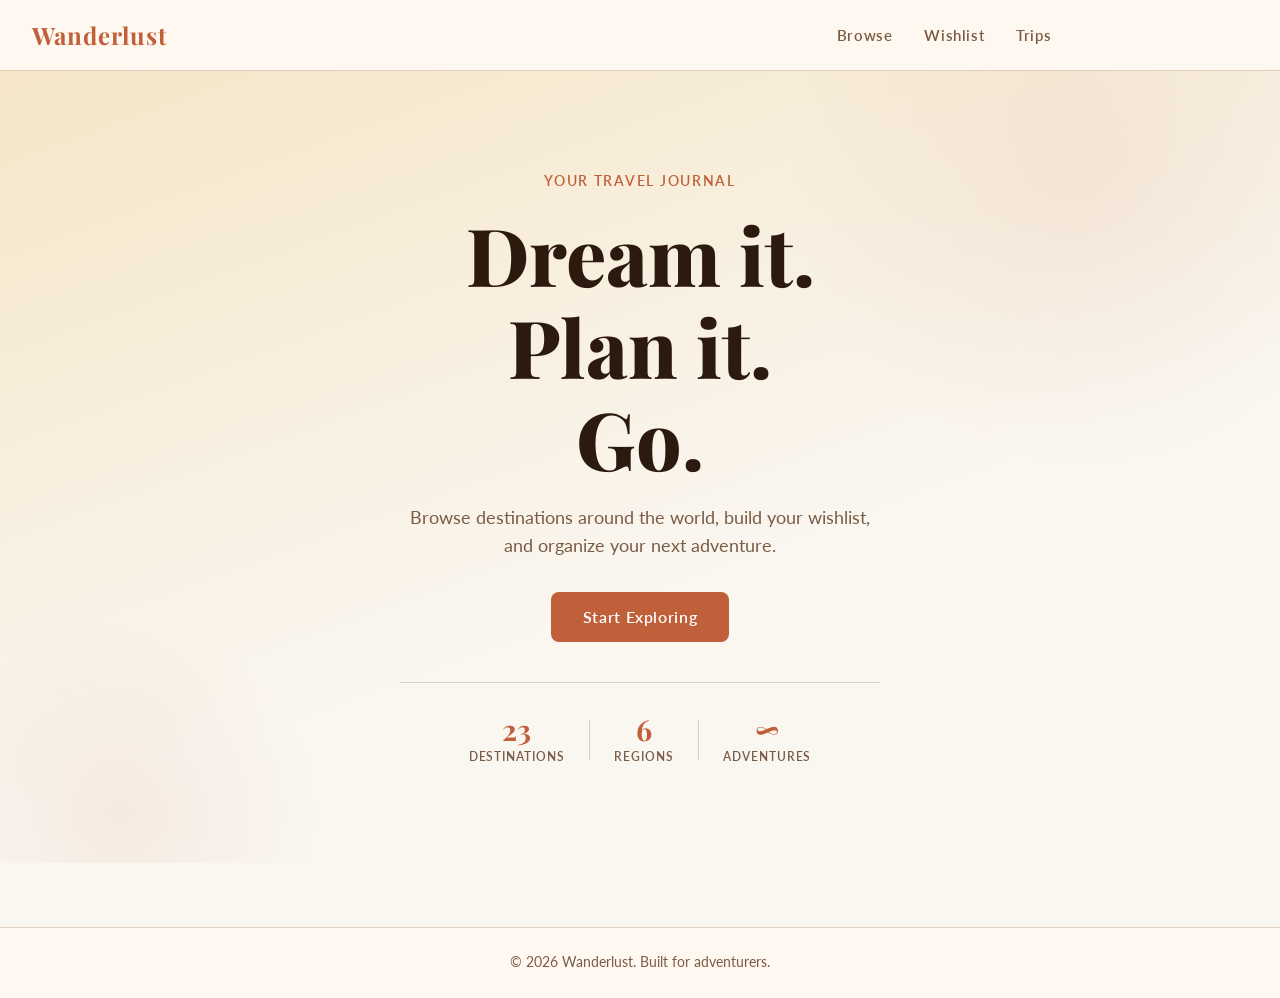
<file: index.html>
<!DOCTYPE html>
<html lang="en">
<head>
  <meta charset="UTF-8" />
  <meta name="viewport" content="width=device-width, initial-scale=1.0" />
  <title>Wanderlust</title>
  <link rel="preconnect" href="https://fonts.googleapis.com" />
  <link rel="preconnect" href="https://fonts.gstatic.com" crossorigin />
  <link href="https://fonts.googleapis.com/css2?family=Playfair+Display:wght@600;700;800&family=Lato:wght@400;600&display=swap" rel="stylesheet" />
  <link rel="stylesheet" href="css/styles.css" />
</head>
<body>

  <nav class="navbar">
    <a href="index.html" class="nav-logo">Wanderlust</a>
    <ul class="nav-links">
      <li><a href="pages/browse.html">Browse</a></li>
      <li><a href="pages/wishlist.html">Wishlist</a></li>
      <li><a href="pages/trips.html">Trips</a></li>
    </ul>
    <button class="nav-toggle" aria-label="Toggle menu">&#9776;</button>
  </nav>

  <main>
  <section class="hero">
    <div class="hero-decoration" aria-hidden="true"></div>
    <div class="hero-content">
      <p class="hero-eyebrow">Your travel journal</p>
      <h1>Dream it.<br />Plan it.<br />Go.</h1>
      <p class="hero-sub">Browse destinations around the world, build your wishlist, and organize your next adventure.</p>
      <a href="pages/browse.html" class="btn-primary">Start Exploring</a>
      <div class="hero-stats" aria-label="Site statistics">
        <div class="hero-stat">
          <span class="hero-stat-num" id="stat-dest">24</span>
          <span class="hero-stat-label">Destinations</span>
        </div>
        <span class="hero-stat-divider" aria-hidden="true"></span>
        <div class="hero-stat">
          <span class="hero-stat-num" id="stat-regions">6</span>
          <span class="hero-stat-label">Regions</span>
        </div>
        <span class="hero-stat-divider" aria-hidden="true"></span>
        <div class="hero-stat" aria-label="Unlimited adventures">
          <span class="hero-stat-num" aria-hidden="true">&#8734;</span>
          <span class="hero-stat-label">Adventures</span>
        </div>
      </div>
    </div>
  </section>
  </main>

  <footer class="footer">
    <p>&copy; 2026 Wanderlust. Built for adventurers.</p>
  </footer>

  <script src="js/app.js"></script>
  <script type="module">
    import { getAllDestinations, REGIONS } from './js/api.js';
    const destEl    = document.getElementById('stat-dest');
    const regionsEl = document.getElementById('stat-regions');
    if (destEl)    destEl.textContent    = getAllDestinations().length;
    if (regionsEl) regionsEl.textContent = REGIONS.length;
  </script>
</body>
</html>
</file>
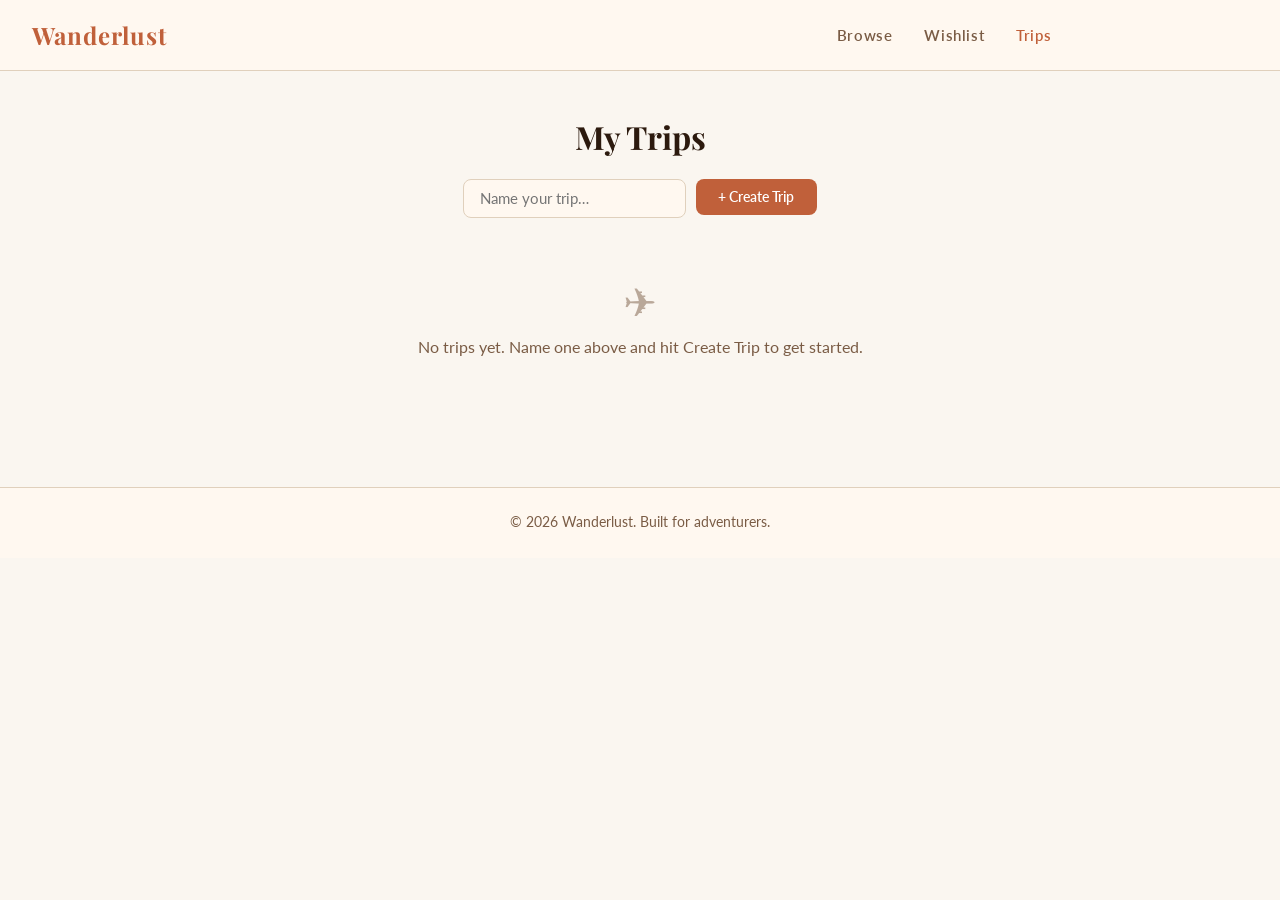
<file: pages/trips.html>
<!DOCTYPE html>
<html lang="en">
<head>
  <meta charset="UTF-8" />
  <meta name="viewport" content="width=device-width, initial-scale=1.0" />
  <title>Trips — Wanderlust</title>
  <link rel="preconnect" href="https://fonts.googleapis.com" />
  <link rel="preconnect" href="https://fonts.gstatic.com" crossorigin />
  <link href="https://fonts.googleapis.com/css2?family=Playfair+Display:wght@600;700;800&family=Lato:wght@400;600&display=swap" rel="stylesheet" />
  <link rel="stylesheet" href="../css/styles.css" />
</head>
<body>

  <nav class="navbar">
    <a href="../index.html" class="nav-logo">Wanderlust</a>
    <ul class="nav-links">
      <li><a href="browse.html">Browse</a></li>
      <li><a href="wishlist.html">Wishlist</a></li>
      <li><a href="trips.html">Trips</a></li>
    </ul>
    <button class="nav-toggle" aria-label="Toggle menu">&#9776;</button>
  </nav>

  <header class="page-header">
    <h1>My Trips</h1>
    <div class="trip-create-form">
      <div class="trip-create-field">
        <input id="trip-name-input" type="text" placeholder="Name your trip…" maxlength="60" aria-label="Trip name" aria-describedby="trip-name-error" />
        <p id="trip-name-error" class="trip-name-error" hidden>Please enter a trip name.</p>
      </div>
      <button id="btn-create-trip">+ Create Trip</button>
    </div>
  </header>

  <main>
    <div id="trips-container">
      <p class="empty-state">Loading…</p>
    </div>
  </main>

  <footer class="footer">
    <p>&copy; 2026 Wanderlust. Built for adventurers.</p>
  </footer>

  <script src="../js/app.js"></script>
  <script type="module">
    import { getTrips, createTrip, deleteTrip, removeDestinationFromTrip, addToWishlist, removeFromWishlist, getWishlistedIds, getNote } from '../js/storage.js';
    import { getDestinationById, REGIONS } from '../js/api.js';
    import { renderDestinations } from '../js/cards.js';

    const container  = document.getElementById('trips-container');
    const nameInput  = document.getElementById('trip-name-input');
    const createBtn  = document.getElementById('btn-create-trip');
    const nameError  = document.getElementById('trip-name-error');

    function showNameError() {
      nameError.hidden = false;
      nameInput.setAttribute('aria-invalid', 'true');
      nameInput.focus();
    }

    function clearNameError() {
      nameError.hidden = true;
      nameInput.removeAttribute('aria-invalid');
    }

    nameInput.addEventListener('input', () => {
      if (nameInput.value.trim()) clearNameError();
    });

    function renderByRegion(destinations, el, tripId, savedIds) {
      el.innerHTML = '';

      // Group by region, preserving REGIONS order
      const groups = new Map();
      REGIONS.forEach(r => groups.set(r, []));
      destinations.forEach(d => {
        if (groups.has(d.region)) groups.get(d.region).push(d);
        else groups.set(d.region, [d]);
      });

      const filledGroups = [...groups.entries()].filter(([, dests]) => dests.length > 0);
      const multiRegion  = filledGroups.length > 1;

      filledGroups.forEach(([region, dests]) => {
        const group = document.createElement('div');
        group.className = 'trip-region-group';

        if (multiRegion) {
          const label = document.createElement('p');
          label.className = 'trip-region-label';
          label.textContent = region;
          group.appendChild(label);
        }

        const subGrid = document.createElement('div');
        subGrid.className = 'destination-grid trip-sub-grid';
        renderDestinations(dests, subGrid, {
          isSaved: (id) => savedIds.has(id),
          note: getNote,
          onWishlistToggle: (destination, saved) => {
            if (saved) addToWishlist(destination);
            else removeFromWishlist(destination.id);
          },
          onRemoveFromTrip: (destination) => {
            removeDestinationFromTrip(tripId, destination.id);
            render();
          },
        });
        group.appendChild(subGrid);
        el.appendChild(group);
      });
    }

    function render() {
      const trips = getTrips();
      container.innerHTML = '';

      if (!trips.length) {
        container.innerHTML = '<p class="empty-state">No trips yet. Name one above and hit Create Trip to get started.</p>';
        return;
      }

      const savedIds = getWishlistedIds();

      trips.forEach(trip => {
        const section = document.createElement('section');
        section.className = 'trip-section';
        section.dataset.id = trip.id;

        const header = document.createElement('div');
        header.className = 'trip-section-header';
        header.innerHTML = `
          <h2 class="trip-section-title">${trip.name}</h2>
          <button class="btn-delete-trip" data-trip-id="${trip.id}" aria-label="Delete trip">Delete trip</button>
        `;

        const grid = document.createElement('div');
        grid.className = 'trip-destinations';

        const destinations = trip.destinationIds
          .map(id => getDestinationById(id))
          .filter(Boolean);

        if (!destinations.length) {
          grid.innerHTML = '<p class="empty-state">No destinations in this trip yet. Browse and add some!</p>';
        } else {
          renderByRegion(destinations, grid, trip.id, savedIds);
        }

        section.appendChild(header);
        section.appendChild(grid);
        container.appendChild(section);
      });
    }

    createBtn.addEventListener('click', () => {
      const name = nameInput.value.trim();
      if (!name) {
        showNameError();
        return;
      }
      clearNameError();
      createTrip(name);
      nameInput.value = '';
      render();
    });

    nameInput.addEventListener('keydown', (e) => {
      if (e.key === 'Enter') createBtn.click();
    });

    container.addEventListener('click', (e) => {
      const btn = e.target.closest('.btn-delete-trip');
      if (!btn) return;
      const tripId = btn.dataset.tripId;
      const trip = getTrips().find(t => t.id === tripId);
      if (!trip) return;
      if (confirm(`Delete "${trip.name}"? This cannot be undone.`)) {
        deleteTrip(tripId);
        render();
      }
    });

    render();
  </script>
</body>
</html>
</file>
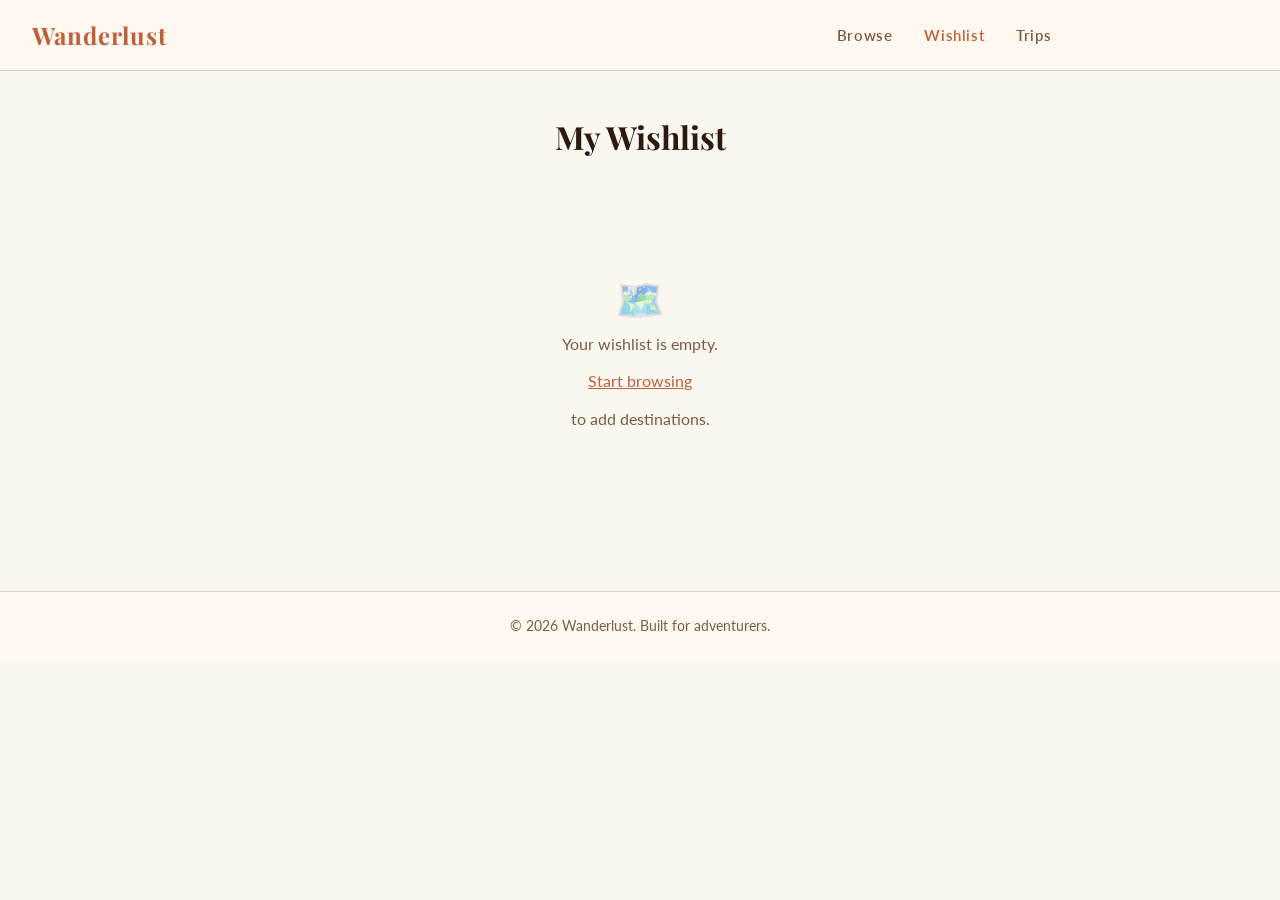
<file: pages/wishlist.html>
<!DOCTYPE html>
<html lang="en">
<head>
  <meta charset="UTF-8" />
  <meta name="viewport" content="width=device-width, initial-scale=1.0" />
  <title>Wishlist — Wanderlust</title>
  <link rel="preconnect" href="https://fonts.googleapis.com" />
  <link rel="preconnect" href="https://fonts.gstatic.com" crossorigin />
  <link href="https://fonts.googleapis.com/css2?family=Playfair+Display:wght@600;700;800&family=Lato:wght@400;600&display=swap" rel="stylesheet" />
  <link rel="stylesheet" href="../css/styles.css" />
</head>
<body>

  <nav class="navbar">
    <a href="../index.html" class="nav-logo">Wanderlust</a>
    <ul class="nav-links">
      <li><a href="browse.html">Browse</a></li>
      <li><a href="wishlist.html">Wishlist</a></li>
      <li><a href="trips.html">Trips</a></li>
    </ul>
    <button class="nav-toggle" aria-label="Toggle menu">&#9776;</button>
  </nav>

  <header class="page-header">
    <h1>My Wishlist</h1>
    <div id="region-filters" class="region-filters"></div>
  </header>

  <main>
    <div id="destination-grid" class="destination-grid">
      <p class="empty-state">Loading...</p>
    </div>
  </main>

  <footer class="footer">
    <p>&copy; 2026 Wanderlust. Built for adventurers.</p>
  </footer>

  <script src="../js/app.js"></script>
  <script type="module">
    import { getWishlist, removeFromWishlist, getWishlistedIds, getNote } from '../js/storage.js';
    import { renderDestinations } from '../js/cards.js';
    import { REGIONS } from '../js/api.js';

    const grid          = document.getElementById('destination-grid');
    const regionFilters = document.getElementById('region-filters');

    let activeRegion = null;

    function buildRegionFilters(wishlist) {
      const presentRegions = REGIONS.filter(r => wishlist.some(d => d.region === r));
      regionFilters.innerHTML = '';

      if (presentRegions.length < 2) return;

      const allBtn = document.createElement('button');
      allBtn.textContent = 'All';
      allBtn.className = `region-btn ${activeRegion === null ? 'active' : ''}`;
      allBtn.addEventListener('click', () => { activeRegion = null; render(); });
      regionFilters.appendChild(allBtn);

      presentRegions.forEach(region => {
        const btn = document.createElement('button');
        btn.textContent = region;
        btn.className = `region-btn ${activeRegion === region ? 'active' : ''}`;
        btn.addEventListener('click', () => { activeRegion = region; render(); });
        regionFilters.appendChild(btn);
      });
    }

    function render() {
      const wishlist = getWishlist();

      if (!wishlist.length) {
        regionFilters.innerHTML = '';
        activeRegion = null;
        grid.innerHTML = '<p class="empty-state">Your wishlist is empty. <a href="browse.html">Start browsing</a> to add destinations.</p>';
        return;
      }

      // If the active region no longer has any items (e.g. last one was removed), reset
      if (activeRegion && !wishlist.some(d => d.region === activeRegion)) {
        activeRegion = null;
      }

      buildRegionFilters(wishlist);

      const filtered = activeRegion
        ? wishlist.filter(d => d.region === activeRegion)
        : wishlist;

      if (!filtered.length) {
        grid.innerHTML = '<p class="empty-state">No destinations from this region in your wishlist.</p>';
        return;
      }

      const savedIds = getWishlistedIds();
      renderDestinations(filtered, grid, {
        isSaved: (id) => savedIds.has(id),
        note: getNote,
        onWishlistToggle: (destination, saved) => {
          if (!saved) {
            removeFromWishlist(destination.id);
            render();
          }
        },
      });
    }

    render();
  </script>
</body>
</html>
</file>
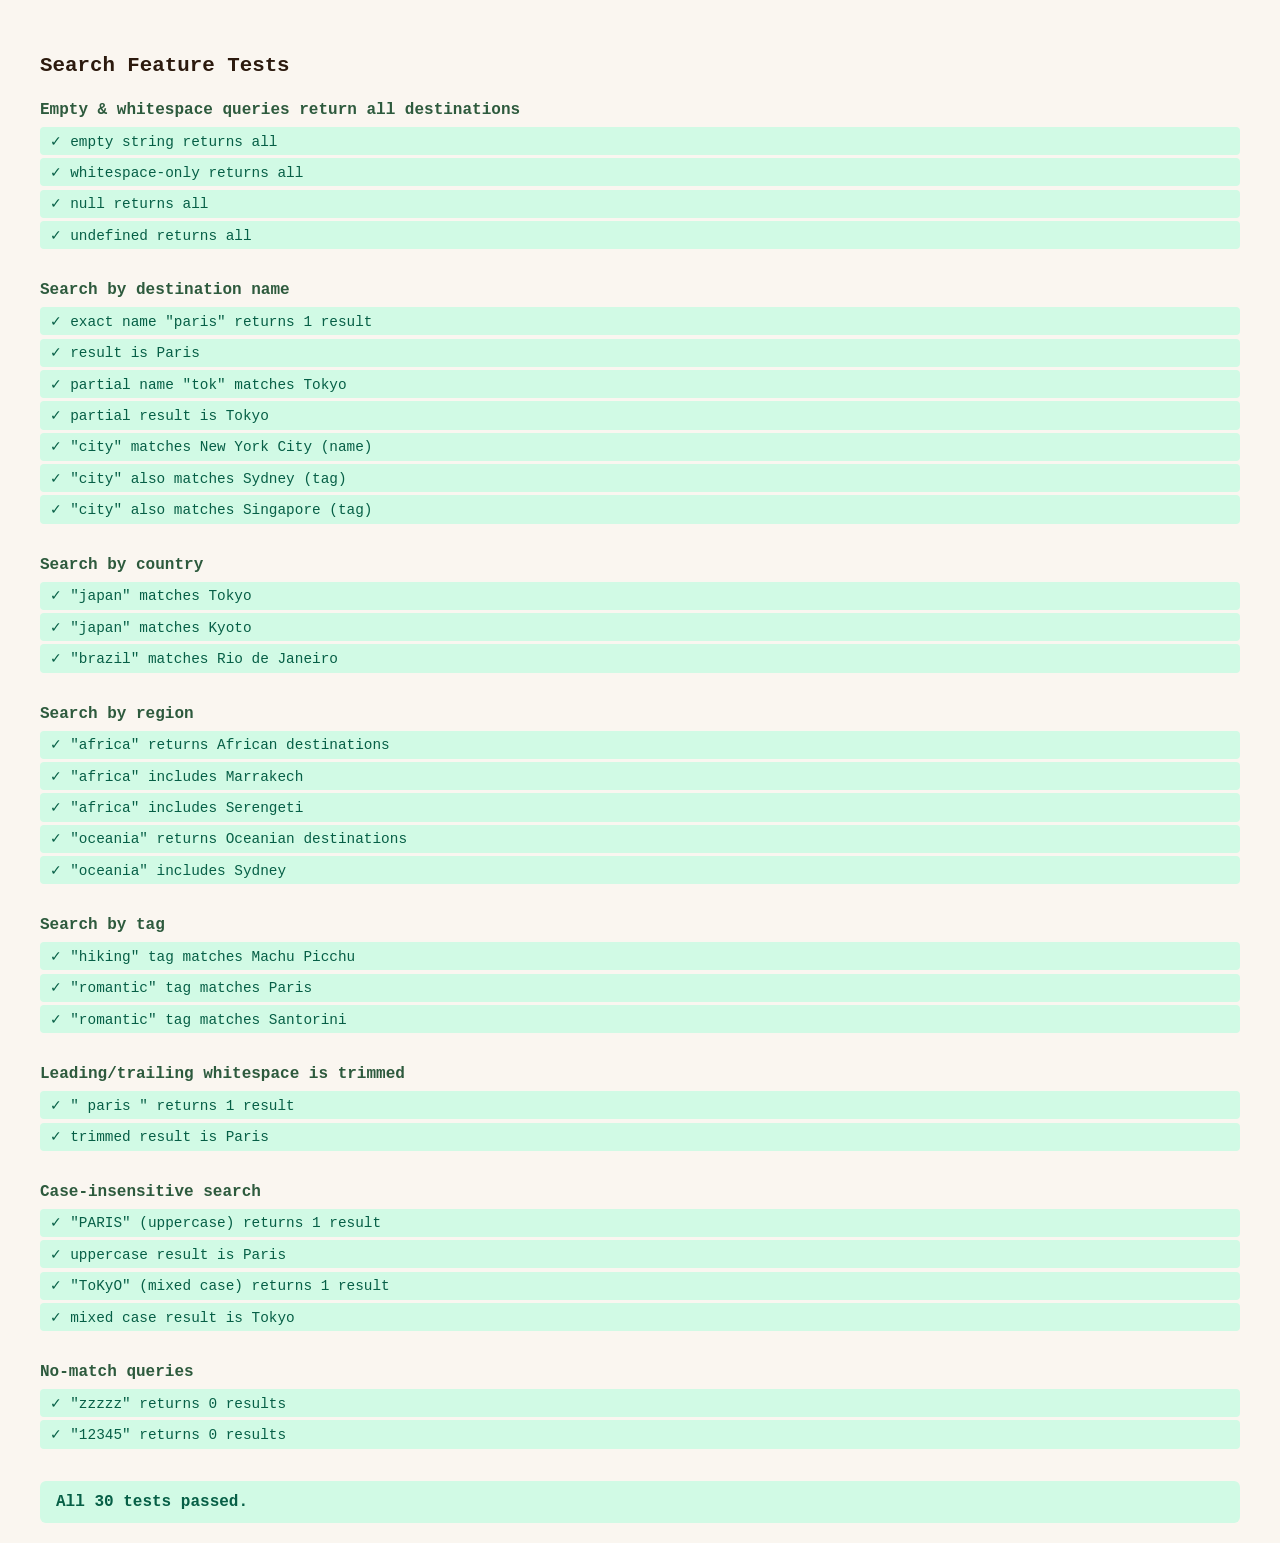
<file: tests/search.test.html>
<!DOCTYPE html>
<html lang="en">
<head>
  <meta charset="UTF-8" />
  <title>Search Tests — Wanderlust</title>
  <style>
    body { font-family: monospace; background: #faf6f0; color: #2c1a0e; padding: 2rem; }
    h1   { font-size: 1.3rem; margin-bottom: 1.5rem; }
    .suite      { margin-bottom: 2rem; }
    .suite-name { font-size: 1rem; font-weight: bold; margin-bottom: 0.5rem; color: #2d5a3d; }
    .test  { padding: 0.35rem 0.6rem; margin: 0.2rem 0; border-radius: 4px; font-size: 0.9rem; }
    .pass  { background: #d1fae5; color: #065f46; }
    .fail  { background: #fee2e2; color: #991b1b; }
    .summary { margin-top: 1.5rem; font-size: 1rem; font-weight: bold; padding: 0.75rem 1rem; border-radius: 6px; }
    .all-pass { background: #d1fae5; color: #065f46; }
    .has-fail  { background: #fee2e2; color: #991b1b; }
  </style>
</head>
<body>
  <h1>Search Feature Tests</h1>
  <div id="output"></div>

  <script type="module">
    import { searchDestinations, getAllDestinations } from '../js/api.js';

    const results = [];

    function assert(description, actual, expected) {
      const pass = JSON.stringify(actual) === JSON.stringify(expected);
      results.push({ description, pass, actual, expected });
    }

    function assertLength(description, actual, expectedLength) {
      const pass = actual.length === expectedLength;
      results.push({ description, pass,
        actual: `got ${actual.length} result(s)`,
        expected: `${expectedLength} result(s)` });
    }

    function assertContains(description, list, name) {
      const pass = list.some(d => d.name === name);
      results.push({ description, pass,
        actual: pass ? `found "${name}"` : `"${name}" not in results`,
        expected: `results contain "${name}"` });
    }

    function assertMinLength(description, actual, min) {
      const pass = actual.length >= min;
      results.push({ description, pass,
        actual: `got ${actual.length} result(s)`,
        expected: `at least ${min} result(s)` });
    }

    // ── Suite: empty / whitespace queries ───────────────────────────────────
    const suites = [];

    suites.push({
      name: 'Empty & whitespace queries return all destinations',
      tests: () => {
        const total = getAllDestinations().length;
        assertLength('empty string returns all',        searchDestinations(''),    total);
        assertLength('whitespace-only returns all',    searchDestinations('   '), total);
        assertLength('null returns all',               searchDestinations(null),  total);
        assertLength('undefined returns all',          searchDestinations(),      total);
      }
    });

    // ── Suite: search by name ───────────────────────────────────────────────
    suites.push({
      name: 'Search by destination name',
      tests: () => {
        const paris = searchDestinations('paris');
        assertLength('exact name "paris" returns 1 result',         paris, 1);
        assert      ('result is Paris',                              paris[0]?.name, 'Paris');

        const tok   = searchDestinations('tok');
        assertLength('partial name "tok" matches Tokyo',            tok, 1);
        assert      ('partial result is Tokyo',                     tok[0]?.name, 'Tokyo');

        // "city" also matches Sydney and Singapore via their 'city' tag
        const city  = searchDestinations('city');
        assertContains('"city" matches New York City (name)',  city, 'New York City');
        assertContains('"city" also matches Sydney (tag)',     city, 'Sydney');
        assertContains('"city" also matches Singapore (tag)',  city, 'Singapore');
      }
    });

    // ── Suite: search by country ────────────────────────────────────────────
    suites.push({
      name: 'Search by country',
      tests: () => {
        const japan  = searchDestinations('japan');
        assertContains('"japan" matches Tokyo',    japan, 'Tokyo');
        assertContains('"japan" matches Kyoto',    japan, 'Kyoto');

        const brazil = searchDestinations('brazil');
        assertContains('"brazil" matches Rio de Janeiro', brazil, 'Rio de Janeiro');
      }
    });

    // ── Suite: search by region ─────────────────────────────────────────────
    suites.push({
      name: 'Search by region',
      tests: () => {
        const africa = searchDestinations('africa');
        assertMinLength('"africa" returns African destinations',    africa, 1);
        assertContains ('"africa" includes Marrakech',              africa, 'Marrakech');
        assertContains ('"africa" includes Serengeti',              africa, 'Serengeti');

        const oceania = searchDestinations('oceania');
        assertMinLength('"oceania" returns Oceanian destinations',  oceania, 1);
        assertContains ('"oceania" includes Sydney',                oceania, 'Sydney');
      }
    });

    // ── Suite: search by tag ────────────────────────────────────────────────
    suites.push({
      name: 'Search by tag',
      tests: () => {
        const hiking = searchDestinations('hiking');
        assertContains('"hiking" tag matches Machu Picchu', hiking, 'Machu Picchu');

        const romantic = searchDestinations('romantic');
        assertContains('"romantic" tag matches Paris',      romantic, 'Paris');
        assertContains('"romantic" tag matches Santorini',  romantic, 'Santorini');
      }
    });

    // ── Suite: whitespace trimming ──────────────────────────────────────────
    suites.push({
      name: 'Leading/trailing whitespace is trimmed',
      tests: () => {
        const padded = searchDestinations('  paris  ');
        assertLength('"  paris  " returns 1 result',   padded, 1);
        assert      ('trimmed result is Paris',         padded[0]?.name, 'Paris');
      }
    });

    // ── Suite: case insensitivity ───────────────────────────────────────────
    suites.push({
      name: 'Case-insensitive search',
      tests: () => {
        const upper = searchDestinations('PARIS');
        assertLength('"PARIS" (uppercase) returns 1 result',        upper, 1);
        assert      ('uppercase result is Paris',                   upper[0]?.name, 'Paris');

        const mixed = searchDestinations('ToKyO');
        assertLength('"ToKyO" (mixed case) returns 1 result',       mixed, 1);
        assert      ('mixed case result is Tokyo',                  mixed[0]?.name, 'Tokyo');
      }
    });

    // ── Suite: no results ───────────────────────────────────────────────────
    suites.push({
      name: 'No-match queries',
      tests: () => {
        assertLength('"zzzzz" returns 0 results',  searchDestinations('zzzzz'), 0);
        assertLength('"12345" returns 0 results',  searchDestinations('12345'), 0);
      }
    });

    // ── Run all suites ───────────────────────────────────────────────────────
    const suiteResults = suites.map(suite => {
      const before = results.length;
      try {
        suite.tests();
      } catch (err) {
        results.push({ description: `Suite threw an error: ${err.message}`, pass: false,
          actual: err.message, expected: 'no error' });
      }
      return { name: suite.name, tests: results.slice(before) };
    });

    // ── Render ───────────────────────────────────────────────────────────────
    const output  = document.getElementById('output');
    let totalPass = 0, totalFail = 0;

    suiteResults.forEach(suite => {
      const div = document.createElement('div');
      div.className = 'suite';
      div.innerHTML = `<p class="suite-name">${suite.name}</p>`;

      suite.tests.forEach(t => {
        const row = document.createElement('div');
        row.className = `test ${t.pass ? 'pass' : 'fail'}`;
        row.textContent = `${t.pass ? '✓' : '✗'} ${t.description}${t.pass ? '' : ` — expected: ${t.expected}, got: ${t.actual}`}`;
        div.appendChild(row);
        t.pass ? totalPass++ : totalFail++;
      });

      output.appendChild(div);
    });

    const summary = document.createElement('div');
    summary.className = `summary ${totalFail === 0 ? 'all-pass' : 'has-fail'}`;
    summary.textContent = totalFail === 0
      ? `All ${totalPass} tests passed.`
      : `${totalPass} passed, ${totalFail} failed.`;
    output.appendChild(summary);
  </script>
</body>
</html>
</file>
<file: css/styles.css>
/* ===========================
   Reset & Base
=========================== */
*, *::before, *::after {
  box-sizing: border-box;
  margin: 0;
  padding: 0;
}

:root {
  --bg:           #faf6f0;
  --surface:      #fff8f0;
  --surface-2:    #f0e8dc;
  --accent:       #c0603a;
  --accent-hover: #a84f2f;
  --green:        #2d5a3d;
  --sand:         #f5e6c8;
  --text:         #2c1a0e;
  --text-muted:   #7a5c45;
  --border:       #e0d0bc;
  --radius:       8px;
}

body {
  background-color: var(--bg);
  color: var(--text);
  font-family: 'Lato', system-ui, sans-serif;
  line-height: 1.6;
}

a {
  color: inherit;
  text-decoration: none;
}

/* ===========================
   Navbar
=========================== */
.navbar {
  display: flex;
  align-items: center;
  padding: 1rem 2rem;
  background-color: var(--surface);
  border-bottom: 1px solid var(--border);
  position: sticky;
  top: 0;
  z-index: 100;
}

.nav-logo {
  flex: 1;
  font-family: 'Playfair Display', serif;
  font-size: 1.5rem;
  font-weight: 700;
  color: var(--accent);
  letter-spacing: 1px;
}

.nav-links {
  flex: 1;
  display: flex;
  list-style: none;
  gap: 2rem;
  justify-content: center;
}

.nav-links a {
  color: var(--text-muted);
  font-size: 0.95rem;
  font-weight: 600;
  letter-spacing: 0.04em;
  transition: color 0.2s;
}

.nav-links a:hover,
.nav-links a.active {
  color: var(--accent);
}

.nav-toggle {
  display: none;
  background: none;
  border: none;
  color: var(--text);
  font-size: 1.5rem;
  cursor: pointer;
}

/* ===========================
   Hero
=========================== */
.hero {
  min-height: 88vh;
  display: flex;
  align-items: center;
  justify-content: center;
  text-align: center;
  padding: 4rem 2rem;
  background: linear-gradient(160deg, #f5e6c8 0%, var(--bg) 60%);
}

.hero-content {
  max-width: 600px;
}

.hero-eyebrow {
  font-size: 0.9rem;
  font-weight: 600;
  letter-spacing: 0.12em;
  text-transform: uppercase;
  color: var(--accent);
  margin-bottom: 1rem;
}

.hero-content h1 {
  font-family: 'Playfair Display', serif;
  font-size: clamp(2.8rem, 7vw, 5rem);
  font-weight: 800;
  line-height: 1.15;
  color: var(--text);
  margin-bottom: 1.25rem;
}

.hero-sub {
  font-size: 1.1rem;
  color: var(--text-muted);
  margin-bottom: 2rem;
  max-width: 480px;
  margin-left: auto;
  margin-right: auto;
}

.btn-primary {
  display: inline-block;
  padding: 0.75rem 2rem;
  background-color: var(--accent);
  color: #fff;
  border-radius: var(--radius);
  font-size: 1rem;
  font-weight: 600;
  letter-spacing: 0.04em;
  transition: background-color 0.2s, transform 0.15s;
}

.btn-primary:hover {
  background-color: var(--accent-hover);
  transform: translateY(-2px);
}

/* ===========================
   Page Header
=========================== */
.page-header {
  padding: 2.5rem 2rem 0;
  text-align: center;
}

.page-header h1 {
  font-family: 'Playfair Display', serif;
  font-size: 2rem;
  font-weight: 700;
  color: var(--text);
  margin-bottom: 1rem;
}

.search-bar input {
  width: 100%;
  max-width: 480px;
  padding: 0.6rem 1rem;
  background-color: var(--surface);
  border: 1px solid var(--border);
  border-radius: var(--radius);
  color: var(--text);
  font-size: 0.95rem;
  font-family: 'Lato', sans-serif;
  outline: none;
  transition: border-color 0.2s;
}

.search-bar input:focus {
  border-color: var(--accent);
}

/* ===========================
   Region Filters
=========================== */
.region-filters {
  display: flex;
  flex-wrap: wrap;
  gap: 0.5rem;
  justify-content: center;
  margin-top: 1rem;
  padding-bottom: 0.25rem;
}

.region-btn {
  padding: 0.35rem 1rem;
  background: none;
  border: 1px solid var(--border);
  border-radius: 999px;
  color: var(--text-muted);
  font-family: 'Lato', sans-serif;
  font-size: 0.85rem;
  font-weight: 600;
  cursor: pointer;
  transition: background-color 0.2s, color 0.2s, border-color 0.2s;
}

.region-btn:hover {
  border-color: var(--accent);
  color: var(--accent);
}

.region-btn.active {
  background-color: var(--accent);
  border-color: var(--accent);
  color: #fff;
}

/* ===========================
   Destination Grid & Cards
=========================== */
.destination-grid {
  display: grid;
  grid-template-columns: repeat(auto-fill, minmax(240px, 1fr));
  gap: 1.75rem;
  padding: 2rem;
}

.dest-card {
  background-color: var(--surface);
  border: 1px solid var(--border);
  border-radius: var(--radius);
  overflow: hidden;
  cursor: pointer;
  display: flex;
  flex-direction: column;
  transition: transform 0.2s, box-shadow 0.2s;
  animation: card-in 0.35s ease both;
}

@keyframes card-in {
  from { opacity: 0; transform: translateY(14px); }
  to   { opacity: 1; transform: translateY(0); }
}

.dest-card:nth-child(1)  { animation-delay:   0ms; }
.dest-card:nth-child(2)  { animation-delay:  30ms; }
.dest-card:nth-child(3)  { animation-delay:  60ms; }
.dest-card:nth-child(4)  { animation-delay:  90ms; }
.dest-card:nth-child(5)  { animation-delay: 120ms; }
.dest-card:nth-child(6)  { animation-delay: 150ms; }
.dest-card:nth-child(7)  { animation-delay: 180ms; }
.dest-card:nth-child(8)  { animation-delay: 210ms; }
.dest-card:nth-child(9)  { animation-delay: 240ms; }
.dest-card:nth-child(10) { animation-delay: 270ms; }
.dest-card:nth-child(11) { animation-delay: 300ms; }
.dest-card:nth-child(12) { animation-delay: 330ms; }
.dest-card:nth-child(13) { animation-delay: 360ms; }
.dest-card:nth-child(14) { animation-delay: 390ms; }
.dest-card:nth-child(15) { animation-delay: 420ms; }
.dest-card:nth-child(16) { animation-delay: 450ms; }
.dest-card:nth-child(17) { animation-delay: 480ms; }
.dest-card:nth-child(18) { animation-delay: 510ms; }
.dest-card:nth-child(19) { animation-delay: 540ms; }
.dest-card:nth-child(20) { animation-delay: 570ms; }
.dest-card:nth-child(21) { animation-delay: 600ms; }
.dest-card:nth-child(22) { animation-delay: 630ms; }
.dest-card:nth-child(23) { animation-delay: 660ms; }
.dest-card:nth-child(24) { animation-delay: 690ms; }

.dest-card:hover {
  transform: translateY(-4px);
  box-shadow: 0 8px 24px rgba(44, 26, 14, 0.1);
}

.card-img-wrap {
  position: relative;
  aspect-ratio: 4 / 3;
  background-color: var(--sand);
  overflow: hidden;
}

.card-img {
  width: 100%;
  height: 100%;
  object-fit: cover;
  display: block;
  transition: transform 0.3s;
}

.dest-card:hover .card-img {
  transform: scale(1.04);
}

.btn-wishlist {
  position: absolute;
  top: 0.6rem;
  right: 0.6rem;
  background: rgba(255, 255, 255, 0.85);
  border: none;
  border-radius: 50%;
  width: 2.1rem;
  height: 2.1rem;
  font-size: 1.1rem;
  cursor: pointer;
  color: var(--text-muted);
  display: flex;
  align-items: center;
  justify-content: center;
  transition: background-color 0.2s, color 0.2s, transform 0.15s;
  backdrop-filter: blur(4px);
}

.btn-wishlist:hover {
  transform: scale(1.15);
  color: var(--accent);
}

.btn-wishlist.saved {
  color: var(--accent);
  background: rgba(255, 255, 255, 0.95);
}

.card-body {
  padding: 1rem;
  display: flex;
  flex-direction: column;
  gap: 0.2rem;
  flex: 1;
}

.card-region {
  font-size: 0.72rem;
  font-weight: 600;
  letter-spacing: 0.1em;
  text-transform: uppercase;
  color: var(--accent);
}

.card-name {
  font-family: 'Playfair Display', serif;
  font-size: 1.15rem;
  font-weight: 700;
  color: var(--text);
  line-height: 1.2;
}

.card-country {
  font-size: 0.82rem;
  color: var(--text-muted);
  margin-bottom: 0.4rem;
}

.card-tags {
  display: flex;
  flex-wrap: wrap;
  gap: 0.35rem;
  margin-top: auto;
  padding-top: 0.5rem;
}

.tag {
  font-size: 0.72rem;
  font-weight: 600;
  padding: 0.2rem 0.55rem;
  background-color: var(--surface-2);
  border: 1px solid var(--border);
  border-radius: 999px;
  color: var(--text-muted);
  text-transform: capitalize;
}

.card-note {
  margin-top: 0.6rem;
  padding-top: 0.6rem;
  border-top: 1px solid var(--border);
  display: flex;
  flex-direction: column;
  gap: 0.3rem;
}

.card-note-stars {
  font-size: 0.85rem;
  color: #d97706;
  letter-spacing: 1px;
}

.card-note-text {
  font-size: 0.78rem;
  color: var(--text-muted);
  line-height: 1.4;
  display: -webkit-box;
  -webkit-line-clamp: 2;
  -webkit-box-orient: vertical;
  overflow: hidden;
}

.empty-state {
  color: var(--text-muted);
  text-align: center;
  padding: 4rem 2rem;
  grid-column: 1 / -1;
  font-size: 1rem;
}

.empty-state a {
  color: var(--accent);
  text-decoration: underline;
}

/* ===========================
   Modal
=========================== */
.modal-overlay {
  display: flex;
  position: fixed;
  inset: 0;
  background: rgba(44, 26, 14, 0.6);
  z-index: 200;
  align-items: center;
  justify-content: center;
  padding: 1rem;
  visibility: hidden;
  opacity: 0;
  pointer-events: none;
  transition: opacity 0.22s ease, visibility 0s linear 0.22s;
}

.modal-overlay.open {
  visibility: visible;
  opacity: 1;
  pointer-events: auto;
  transition: opacity 0.22s ease;
}

.modal {
  background-color: var(--surface);
  border: 1px solid var(--border);
  border-radius: var(--radius);
  max-width: 680px;
  width: 100%;
  max-height: 90vh;
  overflow-y: auto;
  position: relative;
  opacity: 0;
  transform: translateY(20px);
  transition: transform 0.28s ease, opacity 0.28s ease;
}

.modal-overlay.open .modal {
  opacity: 1;
  transform: translateY(0);
}

.modal-close {
  position: absolute;
  top: 0.75rem;
  right: 0.75rem;
  background: rgba(255, 255, 255, 0.85);
  border: none;
  border-radius: 50%;
  width: 2rem;
  height: 2rem;
  font-size: 1.2rem;
  line-height: 1;
  cursor: pointer;
  color: var(--text);
  z-index: 1;
  display: flex;
  align-items: center;
  justify-content: center;
  backdrop-filter: blur(4px);
  transition: background-color 0.2s;
}

.modal-close:hover {
  background: #fff;
}

.modal-img-wrap {
  width: 100%;
  aspect-ratio: 16 / 9;
  background-color: var(--sand);
  overflow: hidden;
}

.modal-img {
  width: 100%;
  height: 100%;
  object-fit: cover;
  display: block;
}

.modal-content {
  padding: 1.5rem;
  display: flex;
  flex-direction: column;
  gap: 0.6rem;
}

.modal-region {
  font-size: 0.75rem;
  font-weight: 600;
  letter-spacing: 0.1em;
  text-transform: uppercase;
  color: var(--accent);
}

.modal-title {
  font-family: 'Playfair Display', serif;
  font-size: 1.8rem;
  font-weight: 700;
  color: var(--text);
  line-height: 1.2;
}

.modal-country {
  font-size: 0.9rem;
  color: var(--text-muted);
}

.modal-description {
  font-size: 0.975rem;
  color: var(--text);
  line-height: 1.75;
  padding: 0.5rem 0;
  border-top: 1px solid var(--border);
  border-bottom: 1px solid var(--border);
  margin: 0.25rem 0;
}

.modal-tags {
  display: flex;
  flex-wrap: wrap;
  gap: 0.4rem;
}

.modal-actions {
  display: flex;
  gap: 0.75rem;
  padding-top: 0.5rem;
  flex-wrap: wrap;
}

.btn-modal-wishlist,
.btn-modal-trip {
  padding: 0.6rem 1.4rem;
  border-radius: var(--radius);
  font-family: 'Lato', sans-serif;
  font-size: 0.9rem;
  font-weight: 600;
  cursor: pointer;
  transition: background-color 0.2s, color 0.2s, border-color 0.2s, transform 0.15s;
}

.btn-modal-wishlist {
  background-color: var(--accent);
  color: #fff;
  border: none;
}

.btn-modal-wishlist:hover {
  background-color: var(--accent-hover);
  transform: translateY(-1px);
}

.btn-modal-wishlist.saved {
  background-color: var(--surface-2);
  color: var(--accent);
  border: 1px solid var(--accent);
}

.btn-modal-trip {
  background: none;
  border: 1px solid var(--border);
  color: var(--text-muted);
}

.btn-modal-trip:hover {
  border-color: var(--green);
  color: var(--green);
  transform: translateY(-1px);
}

@media (max-width: 560px) {
  .modal-title { font-size: 1.4rem; }
  .modal-actions { flex-direction: column; }
  .btn-modal-wishlist,
  .btn-modal-trip { width: 100%; text-align: center; }
}

/* ===========================
   Modal Notes & Ratings
=========================== */
.modal-notes {
  display: flex;
  flex-direction: column;
  gap: 0.65rem;
  padding-top: 1rem;
  border-top: 1px solid var(--border);
  margin-top: 0.25rem;
}

.notes-label {
  font-size: 0.8rem;
  font-weight: 600;
  letter-spacing: 0.08em;
  text-transform: uppercase;
  color: var(--text-muted);
}

.star-rating {
  display: flex;
  gap: 0.15rem;
}

.star {
  background: none;
  border: none;
  font-size: 1.6rem;
  color: var(--border);
  cursor: pointer;
  padding: 0;
  line-height: 1;
  transition: color 0.15s, transform 0.1s;
}

.star:hover,
.star.active {
  color: #d97706;
}

.star:hover {
  transform: scale(1.15);
}

.notes-text {
  width: 100%;
  background-color: var(--surface-2);
  border: 1px solid var(--border);
  border-radius: var(--radius);
  color: var(--text);
  font-family: 'Lato', sans-serif;
  font-size: 0.9rem;
  padding: 0.6rem 0.75rem;
  resize: vertical;
  outline: none;
  transition: border-color 0.2s;
  min-height: 80px;
}

.notes-text:focus {
  border-color: var(--accent);
}

.notes-footer {
  display: flex;
  align-items: center;
  gap: 0.75rem;
}

.btn-save-note {
  padding: 0.45rem 1.1rem;
  background-color: var(--green);
  color: #fff;
  border: none;
  border-radius: var(--radius);
  font-family: 'Lato', sans-serif;
  font-size: 0.875rem;
  font-weight: 600;
  cursor: pointer;
  transition: background-color 0.2s;
}

.btn-save-note:hover {
  background-color: #235046;
}

.note-saved-msg {
  font-size: 0.85rem;
  color: var(--green);
  font-weight: 600;
}

/* ===========================
   Footer
=========================== */
.footer {
  padding: 1.5rem 2rem;
  text-align: center;
  color: var(--text-muted);
  font-size: 0.85rem;
  border-top: 1px solid var(--border);
  background-color: var(--surface);
  margin-top: 4rem;
}

/* ===========================
   Responsive
=========================== */
@media (max-width: 640px) {
  .destination-grid {
    grid-template-columns: repeat(auto-fill, minmax(160px, 1fr));
    gap: 1rem;
    padding: 1rem;
  }

  .nav-links {
    display: none;
    flex-direction: column;
    gap: 1rem;
    position: absolute;
    top: 64px;
    left: 0;
    right: 0;
    background-color: var(--surface);
    padding: 1.5rem 2rem;
    border-bottom: 1px solid var(--border);
  }

  .nav-links.open {
    display: flex;
  }

  .nav-toggle {
    display: block;
  }
}

/* ===========================
   Trip Create Form (page header)
=========================== */
.trip-create-form {
  display: flex;
  justify-content: center;
  align-items: flex-start;
  gap: 0.6rem;
  margin-top: 1rem;
  flex-wrap: wrap;
}

.trip-create-field {
  display: flex;
  flex-direction: column;
  gap: 0.3rem;
}

.trip-name-error {
  font-size: 0.8rem;
  color: #c0392b;
  font-weight: 600;
  padding-left: 0.25rem;
}

.trip-create-form input[aria-invalid="true"] {
  border-color: #c0392b;
  outline: none;
}

.trip-create-form input {
  padding: 0.6rem 1rem;
  width: 100%;
  max-width: 320px;
  background-color: var(--surface);
  border: 1px solid var(--border);
  border-radius: var(--radius);
  color: var(--text);
  font-size: 0.95rem;
  font-family: 'Lato', sans-serif;
  outline: none;
  transition: border-color 0.2s;
}

.trip-create-form input:focus {
  border-color: var(--accent);
}

#btn-create-trip {
  padding: 0.6rem 1.4rem;
  background-color: var(--accent);
  color: #fff;
  border: none;
  border-radius: var(--radius);
  font-family: 'Lato', sans-serif;
  font-size: 0.9rem;
  font-weight: 600;
  cursor: pointer;
  white-space: nowrap;
  transition: background-color 0.2s, transform 0.15s;
}

#btn-create-trip:hover {
  background-color: var(--accent-hover);
  transform: translateY(-1px);
}

/* ===========================
   Trip Sections (trips page)
=========================== */
.trip-section {
  margin: 2rem 0;
  padding: 0 2rem;
}

.trip-section-header {
  display: flex;
  align-items: center;
  justify-content: space-between;
  gap: 1rem;
  padding-bottom: 0.75rem;
  border-bottom: 2px solid var(--border);
  margin-bottom: 0;
}

.trip-section-title {
  font-family: 'Playfair Display', serif;
  font-size: 1.4rem;
  font-weight: 700;
  color: var(--text);
}

.btn-delete-trip {
  padding: 0.3rem 0.8rem;
  background: none;
  border: 1px solid var(--border);
  border-radius: var(--radius);
  color: var(--text-muted);
  font-family: 'Lato', sans-serif;
  font-size: 0.8rem;
  font-weight: 600;
  cursor: pointer;
  transition: border-color 0.2s, color 0.2s;
  white-space: nowrap;
}

.btn-delete-trip:hover {
  border-color: #c0392b;
  color: #c0392b;
}

.trip-section .destination-grid {
  padding-left: 0;
  padding-right: 0;
}

/* ===========================
   Trip destinations wrapper (block, not grid — groups stack vertically)
=========================== */
.trip-destinations {
  padding: 0.5rem 0;
}

/* ===========================
   Trip region grouping
=========================== */
.trip-region-group {
  margin-top: 1rem;
}

.trip-region-label {
  font-size: 0.75rem;
  font-weight: 600;
  letter-spacing: 0.1em;
  text-transform: uppercase;
  color: var(--accent);
  padding: 0 0 0.4rem 0;
  border-bottom: 1px solid var(--border);
  margin-bottom: 0;
}

.trip-sub-grid {
  padding: 1rem 0 0;
}

/* ===========================
   Card remove-from-trip button
=========================== */
.btn-remove-trip {
  margin-top: 0.6rem;
  padding: 0.3rem 0.7rem;
  background: none;
  border: 1px solid var(--border);
  border-radius: var(--radius);
  color: var(--text-muted);
  font-family: 'Lato', sans-serif;
  font-size: 0.78rem;
  font-weight: 600;
  cursor: pointer;
  align-self: flex-start;
  transition: border-color 0.2s, color 0.2s;
}

.btn-remove-trip:hover {
  border-color: #c0392b;
  color: #c0392b;
}

/* ===========================
   Modal trip picker
=========================== */
.trip-picker {
  display: none;
  padding: 1rem;
  background-color: var(--surface-2);
  border: 1px solid var(--border);
  border-radius: var(--radius);
  flex-direction: column;
  gap: 0.6rem;
  margin-top: 0.25rem;
}

.trip-picker.open {
  display: flex;
}

.trip-picker-label {
  font-size: 0.78rem;
  font-weight: 600;
  letter-spacing: 0.08em;
  text-transform: uppercase;
  color: var(--text-muted);
}

.trip-picker-list {
  list-style: none;
  display: flex;
  flex-direction: column;
  gap: 0.4rem;
  max-height: 180px;
  overflow-y: auto;
}

.trip-picker-item {
  display: flex;
  align-items: center;
  justify-content: space-between;
  gap: 0.5rem;
  padding: 0.35rem 0.5rem;
  background-color: var(--surface);
  border: 1px solid var(--border);
  border-radius: var(--radius);
}

.trip-picker-name {
  font-size: 0.9rem;
  color: var(--text);
  white-space: nowrap;
  overflow: hidden;
  text-overflow: ellipsis;
  min-width: 0;
}

.trip-picker-empty {
  font-size: 0.85rem;
  color: var(--text-muted);
  padding: 0.25rem 0.5rem;
}

.btn-trip-toggle {
  padding: 0.25rem 0.7rem;
  background: none;
  border: 1px solid var(--border);
  border-radius: var(--radius);
  color: var(--text-muted);
  font-family: 'Lato', sans-serif;
  font-size: 0.8rem;
  font-weight: 600;
  cursor: pointer;
  white-space: nowrap;
  flex-shrink: 0;
  transition: border-color 0.2s, color 0.2s, background-color 0.2s;
}

.btn-trip-toggle:hover {
  border-color: var(--green);
  color: var(--green);
}

.btn-trip-toggle.in-trip {
  background-color: var(--green);
  border-color: var(--green);
  color: #fff;
}

.btn-trip-toggle.in-trip:hover {
  background-color: #c0392b;
  border-color: #c0392b;
}

.trip-picker-new {
  display: flex;
  gap: 0.5rem;
}

.trip-picker-input {
  flex: 1;
  min-width: 0;
  padding: 0.4rem 0.7rem;
  background-color: var(--surface);
  border: 1px solid var(--border);
  border-radius: var(--radius);
  color: var(--text);
  font-family: 'Lato', sans-serif;
  font-size: 0.875rem;
  outline: none;
  transition: border-color 0.2s;
}

.trip-picker-input:focus {
  border-color: var(--accent);
}

.trip-picker-input.input-error {
  border-color: #c0392b;
  animation: shake 0.35s ease;
}

@keyframes shake {
  0%, 100% { transform: translateX(0); }
  20%       { transform: translateX(-5px); }
  40%       { transform: translateX(5px); }
  60%       { transform: translateX(-4px); }
  80%       { transform: translateX(4px); }
}

.btn-trip-create {
  padding: 0.4rem 0.9rem;
  background-color: var(--accent);
  color: #fff;
  border: none;
  border-radius: var(--radius);
  font-family: 'Lato', sans-serif;
  font-size: 0.8rem;
  font-weight: 600;
  cursor: pointer;
  white-space: nowrap;
  transition: background-color 0.2s;
}

.btn-trip-create:hover {
  background-color: var(--accent-hover);
}

.btn-modal-trip.active {
  border-color: var(--green);
  color: var(--green);
  background-color: rgba(45, 90, 61, 0.06);
}

/* ===========================
   Hero decorative background
=========================== */
.hero {
  position: relative;
  overflow: hidden;
}

.hero-decoration {
  position: absolute;
  inset: 0;
  pointer-events: none;
  z-index: 0;
}

.hero-decoration::before,
.hero-decoration::after {
  content: '';
  position: absolute;
  border-radius: 50%;
  background: radial-gradient(circle, rgba(192, 96, 58, 0.08) 0%, transparent 70%);
}

.hero-decoration::before {
  width: 600px;
  height: 600px;
  top: -200px;
  right: -100px;
}

.hero-decoration::after {
  width: 400px;
  height: 400px;
  bottom: -150px;
  left: -80px;
}

.hero-content {
  position: relative;
  z-index: 1;
}

/* ===========================
   Hero stats bar
=========================== */
.hero-stats {
  display: flex;
  align-items: center;
  justify-content: center;
  gap: 1.5rem;
  margin-top: 2.5rem;
  padding-top: 2rem;
  border-top: 1px solid var(--border);
}

.hero-stat {
  display: flex;
  flex-direction: column;
  align-items: center;
  gap: 0.2rem;
}

.hero-stat-num {
  font-family: 'Playfair Display', serif;
  font-size: 1.8rem;
  font-weight: 700;
  color: var(--accent);
  line-height: 1;
}

.hero-stat-label {
  font-size: 0.75rem;
  font-weight: 600;
  letter-spacing: 0.08em;
  text-transform: uppercase;
  color: var(--text-muted);
}

.hero-stat-divider {
  width: 1px;
  height: 2.5rem;
  background-color: var(--border);
}

/* ===========================
   Empty states — enhanced
=========================== */
.empty-state {
  display: flex;
  flex-direction: column;
  align-items: center;
  gap: 0.75rem;
}

.empty-state::before {
  font-size: 2.5rem;
  line-height: 1;
  opacity: 0.5;
}

/* Context-specific icons via parent selector */
#destination-grid .empty-state::before     { content: '🗺️'; }
#trips-container  .empty-state::before     { content: '✈️'; }
.trip-section     .empty-state::before     { content: '📍'; }

/* ===========================
   Reduced motion
=========================== */
@media (prefers-reduced-motion: reduce) {
  .dest-card {
    animation: none;
  }

  .modal-overlay,
  .modal-overlay.open {
    transition: none;
  }

  .modal,
  .modal-overlay.open .modal {
    transition: none;
    transform: none;
    opacity: 1;
  }
}

/* ===========================
   Responsive — additional mobile fixes
=========================== */
@media (max-width: 640px) {
  .page-header {
    padding: 1.5rem 1rem 0;
  }

  .hero-stats {
    gap: 1rem;
  }

  .hero-stat-num {
    font-size: 1.4rem;
  }

  .trip-create-form {
    flex-direction: column;
    align-items: stretch;
    padding: 0 1rem;
  }

  .trip-create-field input,
  #btn-create-trip {
    width: 100%;
    max-width: 100%;
  }

  .trip-section {
    padding: 0 1rem;
  }

  .trip-section-header {
    flex-direction: column;
    align-items: flex-start;
    gap: 0.5rem;
  }

  .trip-picker {
    padding: 0.75rem;
  }

  .trip-picker-new {
    flex-direction: column;
  }

  .btn-trip-create {
    width: 100%;
  }
}
</file>
